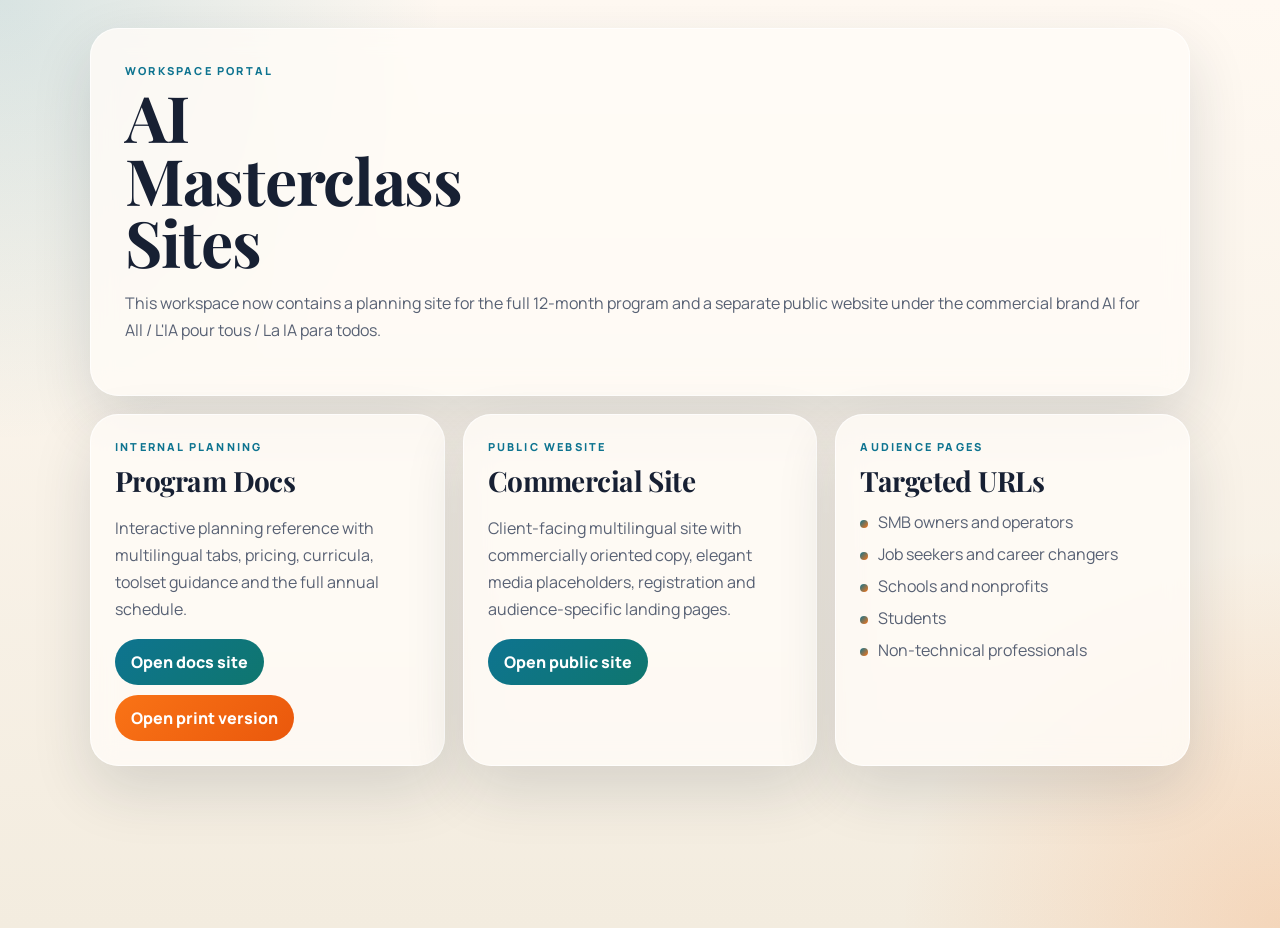
<file: index.html>
<!DOCTYPE html>
<html lang="en">
<head>
  <meta charset="UTF-8">
  <meta name="viewport" content="width=device-width, initial-scale=1.0">
  <title>AI Masterclass Workspace</title>
  <link rel="preconnect" href="https://fonts.googleapis.com">
  <link rel="preconnect" href="https://fonts.gstatic.com" crossorigin>
  <link href="https://fonts.googleapis.com/css2?family=Manrope:wght@400;600;700;800&family=Playfair+Display:wght@600;700&display=swap" rel="stylesheet">
  <style>
    :root { --ink: #172033; --muted: #586174; --card: rgba(255,252,247,.82); --accent: #0e7490; --accent-2: #f97316; --shadow: 0 24px 60px rgba(31,41,55,.14); }
    * { box-sizing: border-box; }
    body { margin: 0; min-height: 100vh; font-family: "Manrope", sans-serif; color: var(--ink); background: radial-gradient(circle at top left, rgba(14,116,144,.16), transparent 28%), radial-gradient(circle at bottom right, rgba(249,115,22,.18), transparent 24%), linear-gradient(180deg, #fff9f2 0%, #f3ecdf 100%); }
    .shell { width: min(calc(100% - 32px), 1100px); margin: 28px auto; }
    .hero, .card { background: var(--card); border: 1px solid rgba(255,255,255,.72); box-shadow: var(--shadow); border-radius: 28px; backdrop-filter: blur(12px); }
    .hero { padding: 34px; margin-bottom: 18px; }
    .hero h1, .card h2 { font-family: "Playfair Display", serif; margin: 0; letter-spacing: -.02em; }
    .eyebrow { text-transform: uppercase; letter-spacing: .2em; font-size: 11px; font-weight: 800; color: var(--accent); margin-bottom: 8px; }
    h1 { font-size: clamp(38px, 7vw, 64px); line-height: .98; max-width: 10ch; }
    p { color: var(--muted); line-height: 1.7; font-size: 16px; }
    .grid { display: grid; grid-template-columns: repeat(3, minmax(0,1fr)); gap: 18px; }
    .card { padding: 24px; }
    .card h2 { font-size: 28px; margin-bottom: 12px; }
    .actions { display: flex; flex-wrap: wrap; gap: 10px; margin-top: 16px; }
    a.button { display: inline-flex; align-items: center; justify-content: center; padding: 12px 16px; border-radius: 999px; text-decoration: none; font-weight: 800; color: white; background: linear-gradient(135deg, var(--accent), #0f766e); }
    a.button.alt { background: linear-gradient(135deg, var(--accent-2), #ea580c); }
    ul { list-style: none; padding: 0; margin: 0; display: grid; gap: 10px; color: var(--muted); }
    li::before { content: ""; display: inline-block; width: 8px; height: 8px; border-radius: 50%; margin-right: 10px; background: linear-gradient(135deg, var(--accent), var(--accent-2)); }
    @media (max-width: 900px) { .grid { grid-template-columns: 1fr; } .hero, .card { border-radius: 22px; } .hero { padding: 24px; } }
  </style>
</head>
<body>
  <div class="shell">
    <section class="hero">
      <div class="eyebrow">Workspace portal</div>
      <h1>AI Masterclass Sites</h1>
      <p>This workspace now contains a planning site for the full 12-month program and a separate public website under the commercial brand AI for All / L'IA pour tous / La IA para todos.</p>
    </section>
    <section class="grid">
      <article class="card">
        <div class="eyebrow">Internal planning</div>
        <h2>Program Docs</h2>
        <p>Interactive planning reference with multilingual tabs, pricing, curricula, toolset guidance and the full annual schedule.</p>
        <div class="actions">
          <a class="button" href="./program-docs/index.html">Open docs site</a>
          <a class="button alt" href="./program-docs/print.html">Open print version</a>
        </div>
      </article>
      <article class="card">
        <div class="eyebrow">Public website</div>
        <h2>Commercial Site</h2>
        <p>Client-facing multilingual site with commercially oriented copy, elegant media placeholders, registration and audience-specific landing pages.</p>
        <div class="actions">
          <a class="button" href="./ai-for-all/index.html">Open public site</a>
        </div>
      </article>
      <article class="card">
        <div class="eyebrow">Audience pages</div>
        <h2>Targeted URLs</h2>
        <ul>
          <li>SMB owners and operators</li>
          <li>Job seekers and career changers</li>
          <li>Schools and nonprofits</li>
          <li>Students</li>
          <li>Non-technical professionals</li>
        </ul>
      </article>
    </section>
  </div>
</body>
</html>
</file>
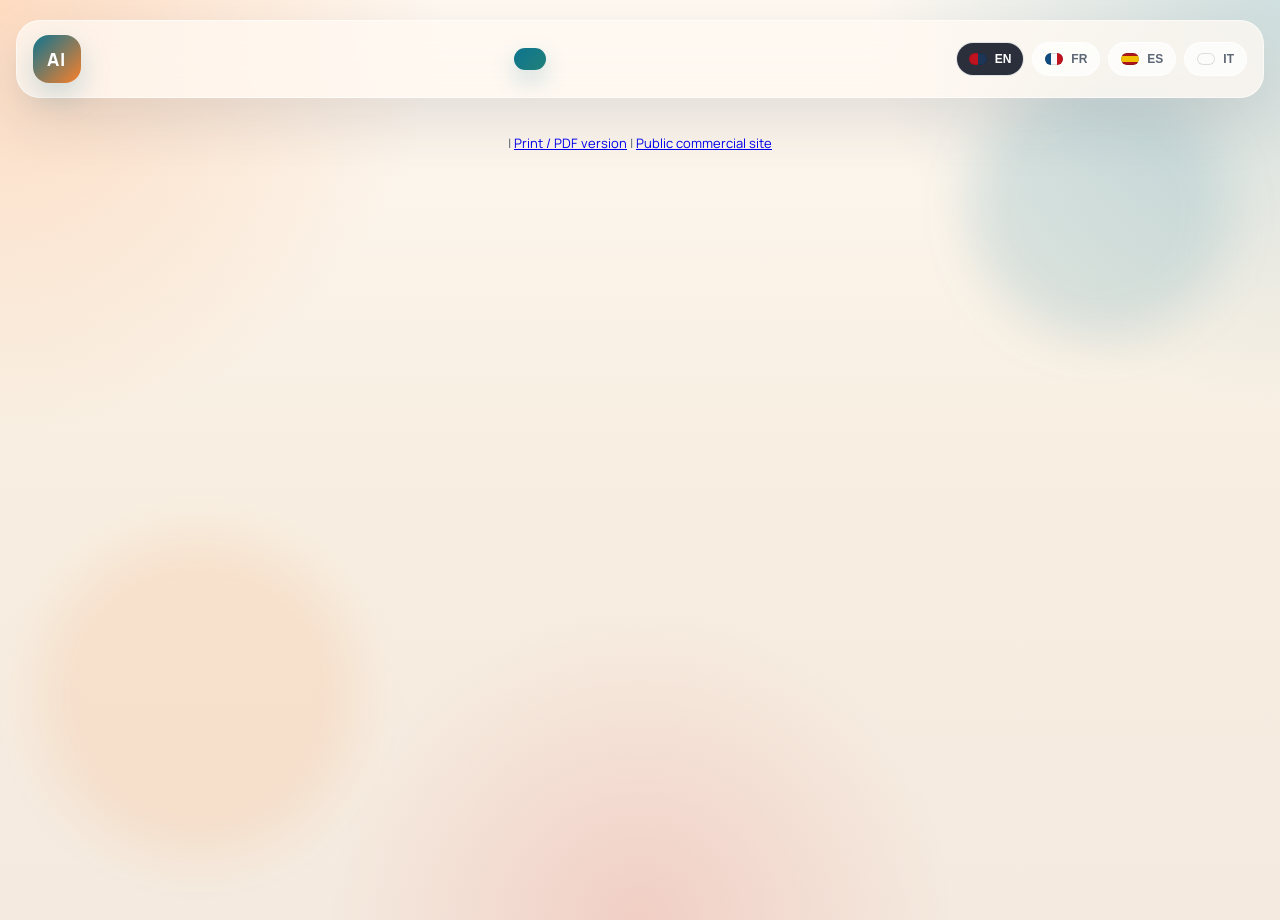
<file: program-docs/index.html>
<!DOCTYPE html>
<html lang="en">
<head>
  <meta charset="UTF-8">
  <meta name="viewport" content="width=device-width, initial-scale=1.0">
  <title>AI Masterclass Program Docs</title>
  <link rel="preconnect" href="https://fonts.googleapis.com">
  <link rel="preconnect" href="https://fonts.gstatic.com" crossorigin>
  <link href="https://fonts.googleapis.com/css2?family=Manrope:wght@400;500;700;800&family=Playfair+Display:wght@600;700&display=swap" rel="stylesheet">
  <link rel="stylesheet" href="./assets/styles.css">
</head>
<body>
  <div class="app">
    <header class="topbar">
      <div class="brand">
        <div class="brand-mark">AI</div>
        <div class="brand-copy">
          <div class="eyebrow" data-i18n="brandEyebrow"></div>
          <strong data-i18n="brandTitle"></strong>
        </div>
      </div>
      <nav class="nav-tabs" aria-label="Primary">
        <button class="active" data-tab="executive" data-i18n="navExecutive"></button>
        <button data-tab="structure" data-i18n="navStructure"></button>
        <button data-tab="curricula" data-i18n="navCurricula"></button>
        <button data-tab="technical" data-i18n="navTechnical"></button>
        <button data-tab="pitch" data-i18n="navPitch"></button>
      </nav>
      <div class="lang-switch" aria-label="Language switcher">
        <button class="active" data-lang="en"><span class="flag flag-en"></span>EN</button>
        <button data-lang="fr"><span class="flag flag-fr"></span>FR</button>
        <button data-lang="es"><span class="flag flag-es"></span>ES</button>
        <button data-lang="it"><span class="flag flag-it"></span>IT</button>
      </div>
    </header>
    <main>
      <section class="tab-panel active" id="executive"></section>
      <section class="tab-panel" id="structure"></section>
      <section class="tab-panel" id="curricula"></section>
      <section class="tab-panel" id="technical"></section>
      <section class="tab-panel" id="pitch"></section>
    </main>
    <div class="footer-note">
      <span data-i18n="footerNote"></span>
      <span> | </span>
      <a href="./print.html">Print / PDF version</a>
      <span> | </span>
      <a href="../ai-for-all/index.html">Public commercial site</a>
    </div>
  </div>
  <script src="./assets/app.js"></script>
</body>
</html>
</file>
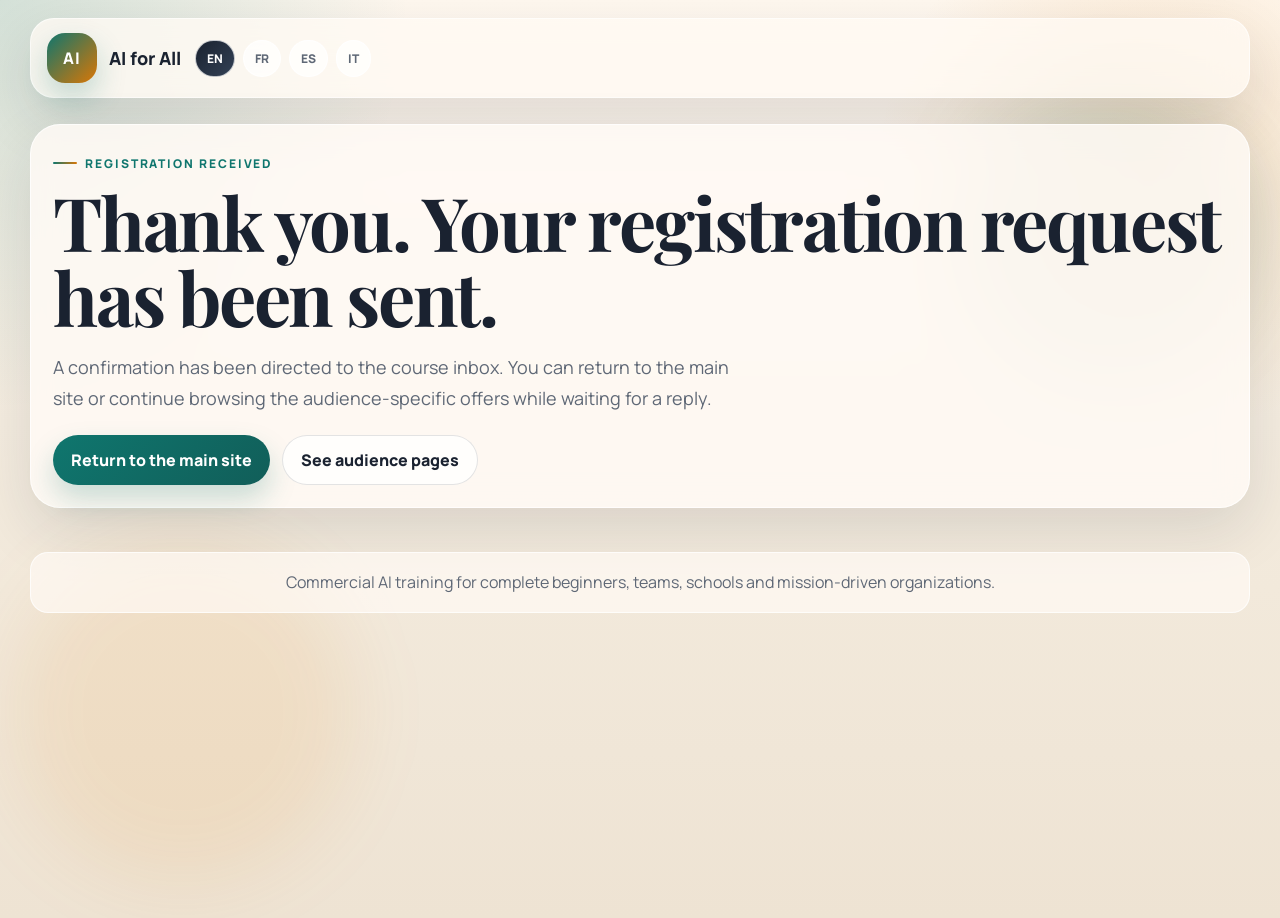
<file: ai-for-all/thanks.html>
<!DOCTYPE html>
<html lang="en">
<head>
  <meta charset="UTF-8">
  <meta name="viewport" content="width=device-width, initial-scale=1.0">
  <title>AI for All | Thank You</title>
  <link rel="preconnect" href="https://fonts.googleapis.com">
  <link rel="preconnect" href="https://fonts.gstatic.com" crossorigin>
  <link href="https://fonts.googleapis.com/css2?family=Manrope:wght@400;500;700;800&family=Playfair+Display:wght@600;700&display=swap" rel="stylesheet">
  <link rel="stylesheet" href="./assets/styles.css">
</head>
<body data-page="thanks">
  <header class="site-header">
    <a class="brand" href="./index.html"><span class="brand-mark">AI</span><span class="brand-name" data-copy="brand"></span></a>
    <div class="lang-toggle">
      <button class="active" data-lang="en">EN</button>
      <button data-lang="fr">FR</button>
      <button data-lang="es">ES</button>
      <button data-lang="it">IT</button>
    </div>
  </header>
  <main id="page-root"></main>
  <footer class="site-footer"><p data-copy="footer"></p></footer>
  <script src="./assets/app.js"></script>
</body>
</html>
</file>
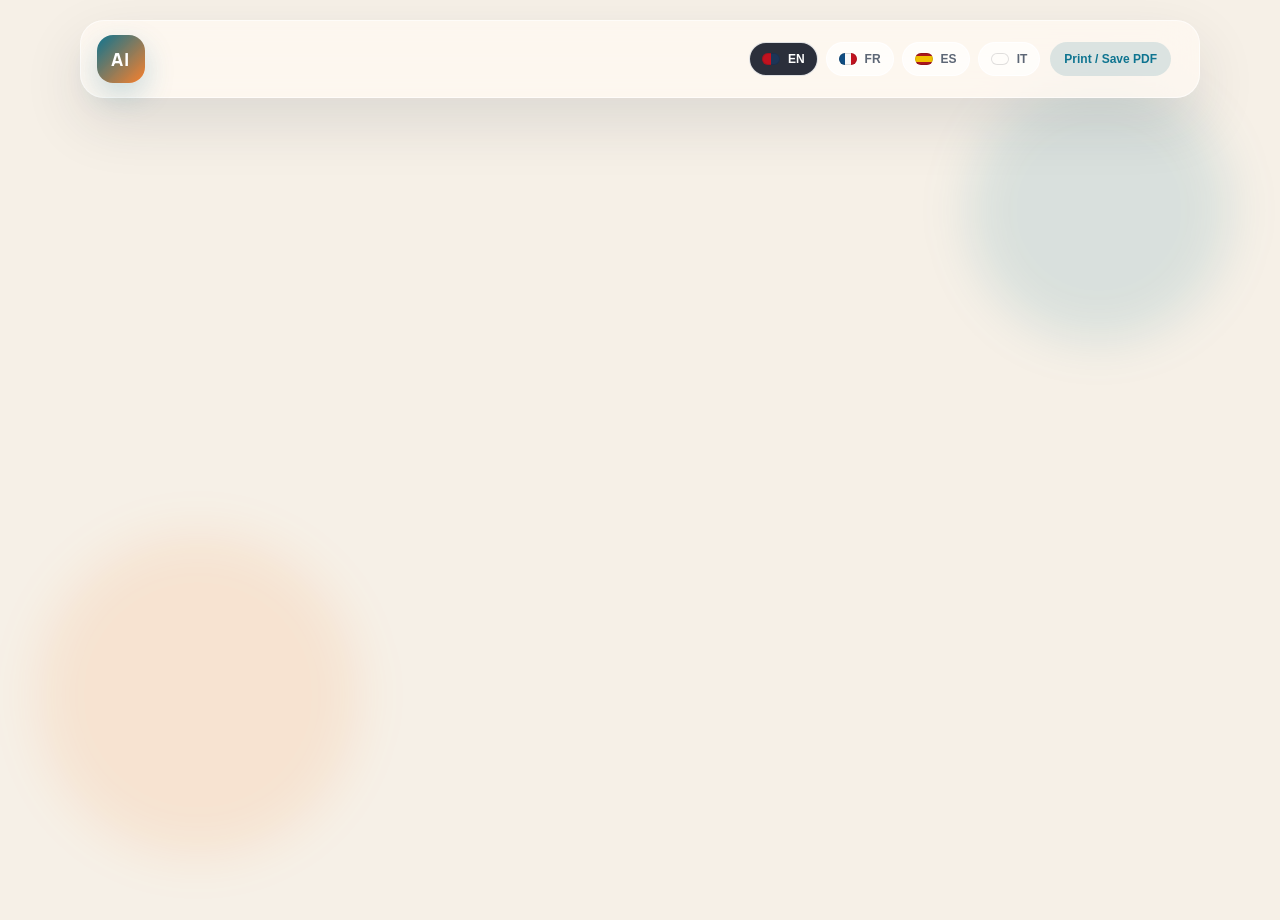
<file: program-docs/print.html>
<!DOCTYPE html>
<html lang="en">
<head>
  <meta charset="UTF-8">
  <meta name="viewport" content="width=device-width, initial-scale=1.0">
  <title>AI Masterclass Program Print Version</title>
  <link rel="preconnect" href="https://fonts.googleapis.com">
  <link rel="preconnect" href="https://fonts.gstatic.com" crossorigin>
  <link href="https://fonts.googleapis.com/css2?family=Manrope:wght@400;500;700;800&family=Playfair+Display:wght@600;700&display=swap" rel="stylesheet">
  <link rel="stylesheet" href="./assets/styles.css">
  <link rel="stylesheet" href="./assets/print.css">
</head>
<body data-mode="print">
  <div class="app print-app">
    <header class="topbar print-topbar">
      <div class="brand">
        <div class="brand-mark">AI</div>
        <div class="brand-copy">
          <div class="eyebrow" data-i18n="brandEyebrow"></div>
          <strong data-i18n="brandTitle"></strong>
        </div>
      </div>
      <div class="print-actions">
        <div class="lang-switch" aria-label="Language switcher">
          <button class="active" data-lang="en"><span class="flag flag-en"></span>EN</button>
          <button data-lang="fr"><span class="flag flag-fr"></span>FR</button>
          <button data-lang="es"><span class="flag flag-es"></span>ES</button>
          <button data-lang="it"><span class="flag flag-it"></span>IT</button>
        </div>
        <button class="month-toggle open" type="button" onclick="window.print()">Print / Save PDF</button>
      </div>
    </header>
    <main id="print-root"></main>
  </div>
  <script src="./assets/app.js"></script>
</body>
</html>
</file>
<file: program-docs/assets/styles.css>
:root {
      --bg: #f7efe5;
      --surface: rgba(255, 252, 247, 0.82);
      --surface-strong: #fffaf2;
      --ink: #1e2430;
      --muted: #5d6675;
      --accent: #0e7490;
      --accent-2: #f97316;
      --accent-3: #dc2626;
      --accent-4: #0f766e;
      --line: rgba(30, 36, 48, 0.12);
      --shadow: 0 24px 60px rgba(31, 41, 55, 0.12);
      --radius-xl: 28px;
      --radius-lg: 20px;
      --radius-md: 14px;
      --max: 1280px;
    }

    * {
      box-sizing: border-box;
    }

    body {
      margin: 0;
      font-family: "Manrope", sans-serif;
      color: var(--ink);
      background:
        radial-gradient(circle at top left, rgba(249, 115, 22, 0.22), transparent 28%),
        radial-gradient(circle at top right, rgba(14, 116, 144, 0.2), transparent 26%),
        radial-gradient(circle at bottom center, rgba(220, 38, 38, 0.14), transparent 28%),
        linear-gradient(180deg, #fff9f2 0%, #f8efe2 48%, #f4eadf 100%);
      min-height: 100vh;
    }

    body::before,
    body::after {
      content: "";
      position: fixed;
      inset: auto;
      pointer-events: none;
      z-index: 0;
      filter: blur(24px);
    }

    body::before {
      width: 260px;
      height: 260px;
      background: rgba(14, 116, 144, 0.12);
      top: 80px;
      right: 4%;
      border-radius: 50%;
    }

    body::after {
      width: 320px;
      height: 320px;
      background: rgba(249, 115, 22, 0.1);
      bottom: 5%;
      left: 3%;
      border-radius: 50%;
    }

    .app {
      position: relative;
      z-index: 1;
      width: min(calc(100% - 32px), var(--max));
      margin: 20px auto 48px;
    }

    .topbar {
      position: sticky;
      top: 14px;
      z-index: 10;
      display: grid;
      grid-template-columns: 240px 1fr auto;
      gap: 12px;
      align-items: center;
      padding: 14px 16px;
      backdrop-filter: blur(18px);
      background: rgba(255, 249, 242, 0.76);
      border: 1px solid rgba(255, 255, 255, 0.58);
      box-shadow: var(--shadow);
      border-radius: 24px;
    }

    .brand {
      display: flex;
      align-items: center;
      gap: 12px;
      min-width: 0;
    }

    .brand-mark {
      width: 48px;
      height: 48px;
      border-radius: 16px;
      background:
        linear-gradient(135deg, rgba(14, 116, 144, 1), rgba(249, 115, 22, 0.9));
      display: grid;
      place-items: center;
      color: white;
      font-weight: 800;
      font-size: 18px;
      letter-spacing: 0.06em;
      box-shadow: 0 12px 30px rgba(14, 116, 144, 0.22);
      flex: 0 0 auto;
    }

    .brand-copy {
      min-width: 0;
    }

    .eyebrow {
      font-size: 11px;
      letter-spacing: 0.22em;
      text-transform: uppercase;
      color: var(--accent);
      margin-bottom: 4px;
      font-weight: 800;
    }

    .brand-copy strong {
      display: block;
      font-size: 17px;
      line-height: 1.1;
    }

    .nav-tabs {
      display: flex;
      gap: 10px;
      flex-wrap: wrap;
      justify-content: center;
    }

    .nav-tabs button,
    .lang-switch button,
    .month-toggle {
      appearance: none;
      border: 0;
      cursor: pointer;
      transition: transform 0.18s ease, background 0.18s ease, color 0.18s ease, box-shadow 0.18s ease;
    }

    .nav-tabs button {
      padding: 11px 16px;
      border-radius: 999px;
      background: transparent;
      color: var(--muted);
      font-weight: 700;
      font-size: 13px;
    }

    .nav-tabs button.active {
      background: linear-gradient(135deg, rgba(14, 116, 144, 1), rgba(15, 118, 110, 0.92));
      color: #fff;
      box-shadow: 0 10px 24px rgba(14, 116, 144, 0.22);
    }

    .nav-tabs button:hover,
    .lang-switch button:hover,
    .month-toggle:hover {
      transform: translateY(-1px);
    }

    .lang-switch {
      display: flex;
      align-items: center;
      gap: 8px;
      justify-self: end;
    }

    .lang-switch button {
      display: inline-flex;
      align-items: center;
      gap: 8px;
      border-radius: 999px;
      background: rgba(255, 255, 255, 0.68);
      padding: 9px 12px;
      border: 1px solid rgba(255, 255, 255, 0.85);
      color: var(--muted);
      font-weight: 800;
      font-size: 12px;
    }

    .lang-switch button.active {
      background: rgba(30, 36, 48, 0.94);
      color: white;
    }

    .flag {
      width: 18px;
      height: 12px;
      border-radius: 999px;
      overflow: hidden;
      box-shadow: inset 0 0 0 1px rgba(0, 0, 0, 0.12);
      display: inline-block;
      position: relative;
      flex: 0 0 auto;
    }

    .flag-en {
      background: linear-gradient(90deg, #c1121f 0 50%, #1d3557 50% 100%);
    }

    .flag-fr {
      background: linear-gradient(90deg, #0f4c81 0 33.33%, #f8f8f8 33.33% 66.66%, #c1121f 66.66% 100%);
    }

    .flag-es {
      background: linear-gradient(180deg, #aa151b 0 25%, #f1bf00 25% 75%, #aa151b 75% 100%);
    }

    main {
      margin-top: 18px;
    }

    .tab-panel {
      display: none;
      animation: fadeUp 0.32s ease;
    }

    .tab-panel.active {
      display: block;
    }

    @keyframes fadeUp {
      from {
        opacity: 0;
        transform: translateY(12px);
      }
      to {
        opacity: 1;
        transform: translateY(0);
      }
    }

    .hero,
    .panel,
    .month-card {
      background: var(--surface);
      border: 1px solid rgba(255, 255, 255, 0.7);
      backdrop-filter: blur(12px);
      box-shadow: var(--shadow);
      border-radius: var(--radius-xl);
    }

    .hero {
      padding: 34px;
      overflow: hidden;
      position: relative;
    }

    .hero::after {
      content: "";
      position: absolute;
      width: 380px;
      height: 380px;
      right: -80px;
      top: -140px;
      border-radius: 50%;
      background: radial-gradient(circle, rgba(249, 115, 22, 0.22), rgba(249, 115, 22, 0));
      pointer-events: none;
    }

    .hero-grid {
      display: grid;
      grid-template-columns: minmax(0, 1.4fr) minmax(320px, 0.9fr);
      gap: 24px;
      align-items: start;
    }

    .hero h1,
    .panel h2,
    .section-title,
    .month-card h3,
    .pitch-card h3,
    .class-card h3 {
      font-family: "Playfair Display", serif;
      margin: 0;
      letter-spacing: -0.02em;
    }

    .hero h1 {
      font-size: clamp(38px, 6vw, 62px);
      line-height: 0.98;
      max-width: 12ch;
    }

    .hero p.lead {
      font-size: 18px;
      line-height: 1.7;
      color: var(--muted);
      max-width: 64ch;
      margin: 18px 0 0;
    }

    .hero-kpis {
      display: grid;
      grid-template-columns: repeat(2, minmax(0, 1fr));
      gap: 14px;
      margin-top: 28px;
    }

    .kpi,
    .info-card,
    .class-card,
    .pitch-card,
    .tool-card {
      background: rgba(255, 255, 255, 0.72);
      border: 1px solid rgba(255, 255, 255, 0.85);
      border-radius: var(--radius-lg);
      padding: 18px;
    }

    .kpi strong {
      display: block;
      font-size: 30px;
      line-height: 1;
      margin-bottom: 8px;
    }

    .kpi span,
    .muted,
    td,
    li,
    p,
    .info-card p {
      color: var(--muted);
      line-height: 1.65;
    }

    .hero-side {
      display: grid;
      gap: 14px;
      align-self: stretch;
    }

    .hero-side .info-card {
      min-height: 140px;
    }

    .info-card h3,
    .class-card h3,
    .pitch-card h3,
    .tool-card h3 {
      font-size: 24px;
      margin-bottom: 12px;
    }

    .panel {
      padding: 28px;
      margin-top: 18px;
    }

    .section-header {
      display: flex;
      justify-content: space-between;
      align-items: end;
      gap: 14px;
      margin-bottom: 18px;
    }

    .section-title {
      font-size: 34px;
    }

    .section-note {
      max-width: 56ch;
      font-size: 14px;
    }

    .grid-2,
    .grid-3,
    .grid-4 {
      display: grid;
      gap: 16px;
    }

    .grid-2 {
      grid-template-columns: repeat(2, minmax(0, 1fr));
    }

    .grid-3 {
      grid-template-columns: repeat(3, minmax(0, 1fr));
    }

    .grid-4 {
      grid-template-columns: repeat(4, minmax(0, 1fr));
    }

    .pill-row,
    .month-actions,
    .mini-tags {
      display: flex;
      flex-wrap: wrap;
      gap: 8px;
    }

    .pill,
    .mini-tag,
    .topic-chip {
      display: inline-flex;
      align-items: center;
      gap: 8px;
      padding: 8px 12px;
      border-radius: 999px;
      background: rgba(14, 116, 144, 0.1);
      color: var(--accent);
      font-size: 12px;
      font-weight: 800;
      letter-spacing: 0.01em;
    }

    .mini-tag:nth-child(2n),
    .topic-chip:nth-child(2n) {
      background: rgba(249, 115, 22, 0.1);
      color: var(--accent-2);
    }

    .mini-tag:nth-child(3n),
    .topic-chip:nth-child(3n) {
      background: rgba(15, 118, 110, 0.1);
      color: var(--accent-4);
    }

    .mini-tag:nth-child(4n),
    .topic-chip:nth-child(4n) {
      background: rgba(220, 38, 38, 0.1);
      color: var(--accent-3);
    }

    ul.clean {
      list-style: none;
      padding: 0;
      margin: 0;
      display: grid;
      gap: 10px;
    }

    ul.clean li {
      position: relative;
      padding-left: 18px;
    }

    ul.clean li::before {
      content: "";
      position: absolute;
      left: 0;
      top: 11px;
      width: 8px;
      height: 8px;
      border-radius: 50%;
      background: linear-gradient(135deg, var(--accent), var(--accent-2));
    }

    .table-wrap {
      overflow: hidden;
      border-radius: 18px;
      border: 1px solid var(--line);
      background: rgba(255, 255, 255, 0.62);
    }

    table {
      width: 100%;
      border-collapse: collapse;
      min-width: 0;
      table-layout: fixed;
    }

    th,
    td {
      padding: 14px 16px;
      border-bottom: 1px solid var(--line);
      text-align: left;
      vertical-align: top;
      font-size: 14px;
      overflow-wrap: anywhere;
    }

    th {
      color: var(--ink);
      font-size: 12px;
      text-transform: uppercase;
      letter-spacing: 0.08em;
      background: rgba(30, 36, 48, 0.04);
    }

    tr:last-child td {
      border-bottom: 0;
    }

    @media (max-width: 860px) {
      .table-wrap {
        border: 0;
        background: transparent;
      }

      .responsive-table,
      .responsive-table thead,
      .responsive-table tbody,
      .responsive-table tr,
      .responsive-table th,
      .responsive-table td {
        display: block;
        width: 100%;
      }

      .responsive-table thead {
        position: absolute;
        width: 1px;
        height: 1px;
        padding: 0;
        margin: -1px;
        overflow: hidden;
        clip: rect(0, 0, 0, 0);
        white-space: nowrap;
        border: 0;
      }

      .responsive-table tbody {
        display: grid;
        gap: 14px;
      }

      .responsive-table tr {
        border: 1px solid var(--line);
        border-radius: 18px;
        background: rgba(255, 255, 255, 0.78);
        box-shadow: 0 12px 30px rgba(31, 41, 55, 0.08);
        overflow: hidden;
      }

      .responsive-table td {
        display: grid;
        grid-template-columns: minmax(110px, 38%) 1fr;
        gap: 12px;
        padding: 12px 14px;
      }

      .responsive-table td::before {
        content: attr(data-label);
        font-size: 11px;
        font-weight: 800;
        letter-spacing: 0.08em;
        text-transform: uppercase;
        color: var(--muted);
      }

      .responsive-table td:last-child {
        border-bottom: 0;
      }
    }

    .month-grid {
      display: grid;
      gap: 18px;
    }

    .month-card {
      padding: 22px;
    }

    .month-head {
      display: flex;
      justify-content: space-between;
      align-items: center;
      gap: 12px;
      margin-bottom: 12px;
    }

    .month-card h3 {
      font-size: 28px;
    }

    .month-toggle {
      background: rgba(30, 36, 48, 0.06);
      color: var(--ink);
      padding: 10px 14px;
      border-radius: 999px;
      font-weight: 800;
      font-size: 12px;
    }

    .month-toggle.open {
      background: rgba(14, 116, 144, 0.14);
      color: var(--accent);
    }

    .month-body {
      display: none;
    }

    .month-card.open .month-body {
      display: block;
    }

    .week-card {
      display: grid;
      grid-template-columns: 120px 1fr;
      gap: 16px;
      padding: 16px 0;
      border-top: 1px solid var(--line);
    }

    .week-card:first-child {
      border-top: 0;
      padding-top: 6px;
    }

    .week-label {
      font-weight: 800;
      color: var(--ink);
    }

    .week-content h4 {
      margin: 0 0 10px;
      font-size: 20px;
      color: var(--ink);
    }

    .week-columns {
      display: grid;
      grid-template-columns: repeat(3, minmax(0, 1fr));
      gap: 12px;
    }

    .week-columns strong {
      display: block;
      margin-bottom: 8px;
      color: var(--ink);
      font-size: 13px;
    }

    .class-card p,
    .pitch-card p,
    .tool-card p {
      margin: 0 0 12px;
    }

    .step-list {
      counter-reset: item;
      display: grid;
      gap: 12px;
    }

    .step-item {
      display: grid;
      grid-template-columns: 38px 1fr;
      gap: 12px;
      align-items: start;
    }

    .step-item span {
      display: grid;
      place-items: center;
      width: 38px;
      height: 38px;
      border-radius: 12px;
      background: rgba(14, 116, 144, 0.1);
      color: var(--accent);
      font-weight: 800;
    }

    .tool-table td:first-child,
    .tool-table th:first-child {
      white-space: nowrap;
    }

    .tool-card {
      min-height: 100%;
    }

    .pitch-stack {
      display: grid;
      gap: 16px;
    }

    .footer-note {
      padding: 18px 4px 0;
      font-size: 13px;
      color: var(--muted);
      text-align: center;
    }

    @media (max-width: 1180px) {
      .topbar {
        grid-template-columns: 1fr;
      }

      .nav-tabs {
        justify-content: flex-start;
      }

      .lang-switch {
        justify-self: start;
      }

      .hero-grid,
      .grid-4,
      .grid-3,
      .grid-2,
      .week-columns {
        grid-template-columns: 1fr;
      }
    }

    @media (max-width: 780px) {
      .app {
        width: min(calc(100% - 20px), var(--max));
        margin-top: 10px;
      }

      .topbar,
      .hero,
      .panel,
      .month-card {
        border-radius: 20px;
      }

      .hero,
      .panel {
        padding: 20px;
      }

      .week-card {
        grid-template-columns: 1fr;
      }

      .hero-kpis {
        grid-template-columns: 1fr;
      }

      .section-header {
        align-items: start;
        flex-direction: column;
      }
    }
</file>
<file: ai-for-all/assets/styles.css>
:root {
  --bg: #f3ede3;
  --surface: rgba(255, 251, 246, 0.84);
  --surface-strong: #fffdf9;
  --ink: #1a2230;
  --muted: #5f6876;
  --line: rgba(26, 34, 48, 0.12);
  --accent: #0f766e;
  --accent-strong: #115e59;
  --accent-soft: rgba(15, 118, 110, 0.12);
  --highlight: #d97706;
  --highlight-soft: rgba(217, 119, 6, 0.12);
  --danger: #b91c1c;
  --shadow: 0 22px 60px rgba(24, 33, 52, 0.12);
  --radius-xl: 30px;
  --radius-lg: 22px;
  --radius-md: 16px;
  --radius-sm: 12px;
  --max: 1220px;
}

* {
  box-sizing: border-box;
}

html {
  scroll-behavior: smooth;
}

body {
  margin: 0;
  font-family: "Manrope", sans-serif;
  color: var(--ink);
  background:
    radial-gradient(circle at top left, rgba(15, 118, 110, 0.18), transparent 26%),
    radial-gradient(circle at right 10% top 18%, rgba(217, 119, 6, 0.16), transparent 20%),
    linear-gradient(180deg, #fff8ef 0%, #f4ecdf 46%, #eee3d3 100%);
  min-height: 100vh;
}

body::before,
body::after {
  content: "";
  position: fixed;
  border-radius: 999px;
  filter: blur(36px);
  pointer-events: none;
  z-index: 0;
}

body::before {
  width: 300px;
  height: 300px;
  top: 80px;
  right: 2%;
  background: rgba(15, 118, 110, 0.1);
}

body::after {
  width: 340px;
  height: 340px;
  bottom: 2%;
  left: 1%;
  background: rgba(217, 119, 6, 0.09);
}

a {
  color: inherit;
  text-decoration: none;
}

button,
input,
select,
textarea {
  font: inherit;
}

.site-header,
.site-footer,
#page-root {
  position: relative;
  z-index: 1;
}

.site-header,
.site-footer,
.page-shell {
  width: min(calc(100% - 28px), var(--max));
  margin-left: auto;
  margin-right: auto;
}

.site-header {
  position: sticky;
  top: 14px;
  display: grid;
  grid-template-columns: auto 1fr auto;
  gap: 14px;
  align-items: center;
  margin-top: 18px;
  padding: 14px 16px;
  border: 1px solid rgba(255, 255, 255, 0.64);
  border-radius: 24px;
  background: rgba(255, 250, 244, 0.78);
  backdrop-filter: blur(18px);
  box-shadow: var(--shadow);
}

.brand {
  display: inline-flex;
  align-items: center;
  gap: 12px;
  min-width: 0;
}

.brand-mark {
  display: grid;
  place-items: center;
  width: 50px;
  height: 50px;
  border-radius: 18px;
  background: linear-gradient(135deg, var(--accent), var(--highlight));
  color: #fff;
  font-weight: 800;
  letter-spacing: 0.08em;
  box-shadow: 0 14px 30px rgba(15, 118, 110, 0.24);
}

.brand-name {
  font-weight: 800;
  font-size: 18px;
}

.site-nav {
  display: flex;
  flex-wrap: wrap;
  justify-content: center;
  gap: 10px;
}

.site-nav a,
.lang-toggle button,
.button,
.secondary-button,
.inline-link {
  transition: transform 0.18s ease, box-shadow 0.18s ease, background 0.18s ease, color 0.18s ease;
}

.site-nav a {
  padding: 10px 14px;
  border-radius: 999px;
  color: var(--muted);
  font-size: 13px;
  font-weight: 800;
}

.site-nav a:hover,
.lang-toggle button:hover,
.button:hover,
.secondary-button:hover,
.inline-link:hover {
  transform: translateY(-1px);
}

.site-nav a:hover {
  background: rgba(26, 34, 48, 0.06);
  color: var(--ink);
}

.lang-toggle {
  display: inline-flex;
  gap: 8px;
}

.lang-toggle button {
  appearance: none;
  border: 1px solid rgba(255, 255, 255, 0.72);
  border-radius: 999px;
  background: rgba(255, 255, 255, 0.74);
  color: var(--muted);
  padding: 9px 11px;
  cursor: pointer;
  font-weight: 800;
  font-size: 12px;
}

.lang-toggle button.active {
  color: #fff;
  background: linear-gradient(135deg, var(--ink), #334155);
}

.page-shell {
  padding: 26px 0 44px;
}

.hero-card,
.section-card,
.showcase-panel,
.audience-card,
.format-card,
.proof-card,
.benefit-card,
.contact-card,
.faq-card,
.thanks-card,
.placeholder-card,
.form-shell,
.story-card,
.quote-card,
.focus-card,
.metric-card,
.media-placeholder,
.timeline-card {
  border: 1px solid rgba(255, 255, 255, 0.72);
  background: var(--surface);
  border-radius: var(--radius-xl);
  backdrop-filter: blur(14px);
  box-shadow: var(--shadow);
}

.hero-card {
  padding: 34px;
  overflow: hidden;
}

.hero-grid,
.split-grid,
.formats-grid,
.audience-grid,
.proof-grid,
.benefit-grid,
.contact-grid,
.story-grid,
.metric-grid,
.focus-grid,
.timeline-grid,
.media-grid {
  display: grid;
  gap: 18px;
}

.hero-grid {
  grid-template-columns: minmax(0, 1.1fr) minmax(320px, 0.9fr);
  align-items: start;
}

.split-grid,
.contact-grid,
.media-grid {
  grid-template-columns: repeat(2, minmax(0, 1fr));
}

.formats-grid,
.proof-grid,
.benefit-grid,
.story-grid,
.metric-grid,
.focus-grid,
.timeline-grid {
  grid-template-columns: repeat(3, minmax(0, 1fr));
}

.audience-grid {
  grid-template-columns: repeat(5, minmax(0, 1fr));
}

.eyebrow {
  display: inline-flex;
  align-items: center;
  gap: 8px;
  margin-bottom: 12px;
  font-size: 12px;
  font-weight: 800;
  letter-spacing: 0.16em;
  text-transform: uppercase;
  color: var(--accent);
}

.eyebrow::before {
  content: "";
  width: 24px;
  height: 2px;
  border-radius: 999px;
  background: linear-gradient(90deg, var(--accent), var(--highlight));
}

h1,
h2,
h3,
h4,
p {
  margin-top: 0;
}

h1,
h2 {
  font-family: "Playfair Display", serif;
  line-height: 1.02;
  letter-spacing: -0.03em;
}

h1 {
  font-size: clamp(42px, 6vw, 74px);
  margin-bottom: 18px;
}

h2 {
  font-size: clamp(30px, 4.2vw, 46px);
  margin-bottom: 10px;
}

h3 {
  font-size: 22px;
  margin-bottom: 10px;
}

p {
  color: var(--muted);
  line-height: 1.68;
}

.lead {
  font-size: 18px;
  max-width: 62ch;
}

.hero-actions,
.section-actions,
.pill-row,
.inline-list {
  display: flex;
  flex-wrap: wrap;
  gap: 12px;
}

.hero-actions {
  margin-top: 22px;
}

.button,
.secondary-button,
.inline-link {
  display: inline-flex;
  align-items: center;
  justify-content: center;
  gap: 10px;
  border-radius: 999px;
  padding: 13px 18px;
  font-weight: 800;
}

.button {
  background: linear-gradient(135deg, var(--accent), var(--accent-strong));
  color: #fff;
  box-shadow: 0 14px 28px rgba(15, 118, 110, 0.22);
}

.secondary-button {
  background: rgba(255, 255, 255, 0.76);
  border: 1px solid var(--line);
  color: var(--ink);
}

.inline-link {
  padding: 0;
  color: var(--accent);
}

.metric-grid {
  margin-top: 24px;
}

.metric-card,
.proof-card,
.benefit-card,
.focus-card,
.timeline-card,
.story-card,
.quote-card,
.format-card,
.audience-card,
.contact-card,
.faq-card,
.placeholder-card,
.showcase-panel,
.media-placeholder,
.thanks-card,
.form-shell,
.section-card {
  padding: 22px;
}

.metric-card strong,
.price-row strong,
.hero-price strong {
  display: block;
  font-size: 34px;
  line-height: 1;
  color: var(--ink);
}

.metric-card span,
.muted-label,
.meta-row,
.placeholder-kicker,
.note {
  color: var(--muted);
  font-size: 13px;
}

.hero-side {
  display: grid;
  gap: 16px;
}

.showcase-panel {
  background:
    linear-gradient(140deg, rgba(15, 118, 110, 0.14), rgba(217, 119, 6, 0.12)),
    rgba(255, 255, 255, 0.8);
}

.showcase-panel .panel-title {
  display: flex;
  justify-content: space-between;
  align-items: center;
  gap: 12px;
  margin-bottom: 16px;
}

.pill {
  display: inline-flex;
  align-items: center;
  padding: 8px 12px;
  border-radius: 999px;
  background: rgba(255, 255, 255, 0.74);
  border: 1px solid rgba(255, 255, 255, 0.78);
  color: var(--ink);
  font-size: 12px;
  font-weight: 800;
}

.placeholder-stack,
.mini-grid,
.faq-list,
.story-list,
.timeline-list {
  display: grid;
  gap: 14px;
}

.placeholder-card {
  min-height: 112px;
  border-style: dashed;
  background:
    linear-gradient(135deg, rgba(255, 255, 255, 0.72), rgba(255, 255, 255, 0.46)),
    repeating-linear-gradient(135deg, rgba(15, 118, 110, 0.05) 0 12px, rgba(217, 119, 6, 0.06) 12px 24px);
}

.placeholder-card strong,
.media-placeholder strong,
.format-card strong,
.timeline-card strong,
.proof-card strong,
.benefit-card strong,
.focus-card strong {
  display: block;
  margin-bottom: 8px;
  font-size: 16px;
}

.placeholder-card p,
.media-placeholder p,
.format-card p,
.timeline-card p,
.proof-card p,
.benefit-card p,
.focus-card p,
.audience-card p,
.contact-card p,
.faq-card p,
.story-card p,
.quote-card p {
  margin-bottom: 0;
}

.media-placeholder {
  min-height: 280px;
  position: relative;
  overflow: hidden;
}

.media-placeholder::after {
  content: "";
  position: absolute;
  inset: auto -20% -35% auto;
  width: 180px;
  height: 180px;
  background: radial-gradient(circle, rgba(255, 255, 255, 0.54), transparent 70%);
  border-radius: 50%;
}

.media-placeholder.video {
  background:
    linear-gradient(160deg, rgba(15, 118, 110, 0.18), rgba(17, 24, 39, 0.06)),
    linear-gradient(180deg, #fbfffd 0%, #edf7f6 100%);
}

.media-placeholder.image {
  background:
    linear-gradient(160deg, rgba(217, 119, 6, 0.16), rgba(17, 24, 39, 0.06)),
    linear-gradient(180deg, #fffdfa 0%, #fff1de 100%);
}

.media-frame {
  height: 100%;
  display: grid;
  align-content: space-between;
  gap: 18px;
}

.media-bar {
  display: flex;
  justify-content: space-between;
  align-items: center;
  gap: 10px;
}

.media-stage {
  flex: 1;
  display: grid;
  place-items: center;
  min-height: 150px;
  border-radius: 24px;
  border: 1px dashed rgba(26, 34, 48, 0.18);
  background: rgba(255, 255, 255, 0.42);
  text-align: center;
  padding: 24px;
}

.section {
  margin-top: 18px;
}

.section-header {
  display: flex;
  justify-content: space-between;
  gap: 16px;
  align-items: end;
  margin-bottom: 16px;
}

.section-header p {
  max-width: 56ch;
}

.price-row {
  display: flex;
  align-items: baseline;
  gap: 12px;
  margin: 16px 0 12px;
}

.tag-list,
.bullet-list,
.offer-list {
  display: grid;
  gap: 10px;
  padding: 0;
  margin: 0;
  list-style: none;
}

.bullet-list li,
.offer-list li {
  position: relative;
  padding-left: 18px;
  color: var(--muted);
}

.bullet-list li::before,
.offer-list li::before {
  content: "";
  position: absolute;
  left: 0;
  top: 11px;
  width: 8px;
  height: 8px;
  border-radius: 999px;
  background: linear-gradient(135deg, var(--accent), var(--highlight));
}

.tag-list {
  grid-template-columns: repeat(auto-fit, minmax(160px, 1fr));
}

.tag-list li {
  padding: 10px 12px;
  border-radius: 14px;
  background: rgba(255, 255, 255, 0.62);
  border: 1px solid rgba(26, 34, 48, 0.08);
  color: var(--ink);
  font-size: 13px;
  font-weight: 700;
}

.format-card .meta-row,
.audience-card .meta-row,
.proof-card .meta-row,
.focus-card .meta-row,
.timeline-card .meta-row {
  margin-bottom: 10px;
  text-transform: uppercase;
  letter-spacing: 0.08em;
  font-weight: 800;
  font-size: 11px;
}

.audience-card {
  display: flex;
  flex-direction: column;
  gap: 14px;
}

.audience-card .button,
.audience-card .secondary-button {
  width: 100%;
  margin-top: auto;
}

.cta-band {
  margin-top: 18px;
  padding: 24px 28px;
  border-radius: var(--radius-xl);
  background: linear-gradient(135deg, rgba(15, 118, 110, 0.92), rgba(17, 24, 39, 0.88));
  color: #fff;
  box-shadow: var(--shadow);
}

.cta-band p,
.cta-band .note,
.cta-band .muted-label {
  color: rgba(255, 255, 255, 0.8);
}

.form-shell {
  padding: 24px;
}

.form-grid {
  display: grid;
  grid-template-columns: repeat(2, minmax(0, 1fr));
  gap: 14px;
}

.field,
.field-full {
  display: grid;
  gap: 8px;
}

.field-full {
  grid-column: 1 / -1;
}

label {
  font-weight: 800;
  font-size: 13px;
  color: var(--ink);
}

input,
select,
textarea {
  width: 100%;
  border: 1px solid rgba(26, 34, 48, 0.12);
  border-radius: 14px;
  padding: 14px 15px;
  background: rgba(255, 255, 255, 0.9);
  color: var(--ink);
}

textarea {
  min-height: 130px;
  resize: vertical;
}

input:focus,
select:focus,
textarea:focus {
  outline: 2px solid rgba(15, 118, 110, 0.18);
  border-color: rgba(15, 118, 110, 0.34);
}

.form-actions {
  display: flex;
  flex-wrap: wrap;
  justify-content: space-between;
  gap: 14px;
  align-items: center;
  margin-top: 16px;
}

.fine-print {
  color: var(--muted);
  font-size: 13px;
  max-width: 56ch;
}

.visually-hidden {
  position: absolute;
  width: 1px;
  height: 1px;
  padding: 0;
  margin: -1px;
  overflow: hidden;
  clip: rect(0, 0, 0, 0);
  white-space: nowrap;
  border: 0;
}

.site-footer {
  padding: 0 0 38px;
}

.site-footer p {
  padding: 16px 22px;
  text-align: center;
  border-radius: 18px;
  border: 1px solid rgba(255, 255, 255, 0.72);
  background: rgba(255, 250, 244, 0.72);
}

@media (max-width: 1120px) {
  .audience-grid {
    grid-template-columns: repeat(3, minmax(0, 1fr));
  }

  .formats-grid,
  .proof-grid,
  .benefit-grid,
  .story-grid,
  .metric-grid,
  .focus-grid,
  .timeline-grid {
    grid-template-columns: repeat(2, minmax(0, 1fr));
  }
}

@media (max-width: 920px) {
  .site-header {
    grid-template-columns: 1fr;
    justify-items: start;
  }

  .site-nav {
    justify-content: start;
  }

  .hero-grid,
  .split-grid,
  .contact-grid,
  .media-grid,
  .audience-grid,
  .formats-grid,
  .proof-grid,
  .benefit-grid,
  .story-grid,
  .metric-grid,
  .focus-grid,
  .timeline-grid,
  .form-grid {
    grid-template-columns: 1fr;
  }

  .section-header {
    flex-direction: column;
    align-items: start;
  }
}

@media (max-width: 640px) {
  .site-header,
  .hero-card,
  .metric-card,
  .proof-card,
  .benefit-card,
  .focus-card,
  .timeline-card,
  .story-card,
  .quote-card,
  .format-card,
  .audience-card,
  .contact-card,
  .faq-card,
  .placeholder-card,
  .showcase-panel,
  .media-placeholder,
  .thanks-card,
  .form-shell,
  .section-card {
    padding: 18px;
  }

  .site-header,
  .site-footer,
  .page-shell {
    width: min(calc(100% - 18px), var(--max));
  }

  h1 {
    font-size: 38px;
  }

  h2 {
    font-size: 28px;
  }

  .form-actions {
    align-items: stretch;
  }

  .button,
  .secondary-button {
    width: 100%;
  }
}
</file>
<file: program-docs/assets/print.css>
body[data-mode="print"] {
  background: #f6f0e7;
}

body[data-mode="print"] .print-app {
  width: min(calc(100% - 28px), 1120px);
}

body[data-mode="print"] .print-topbar {
  position: static;
  margin-bottom: 16px;
}

body[data-mode="print"] .print-actions {
  display: flex;
  align-items: center;
  gap: 10px;
  justify-self: end;
}

body[data-mode="print"] .print-section {
  break-inside: avoid;
  page-break-inside: avoid;
  margin-bottom: 18px;
}

body[data-mode="print"] .month-card,
body[data-mode="print"] .panel,
body[data-mode="print"] .hero {
  box-shadow: none;
  background: rgba(255, 255, 255, 0.92);
}

body[data-mode="print"] .month-body {
  display: block;
}

body[data-mode="print"] .month-card .month-toggle,
body[data-mode="print"] .nav-tabs,
body[data-mode="print"] .footer-note {
  display: none;
}

@page {
  size: A4 portrait;
  margin: 12mm;
}

@media print {
  body {
    background: white;
  }

  .app {
    width: 100%;
    margin: 0;
  }

  .topbar,
  .hero,
  .panel,
  .month-card,
  .info-card,
  .class-card,
  .pitch-card,
  .tool-card {
    box-shadow: none !important;
    background: white !important;
    backdrop-filter: none !important;
  }

  .print-actions button:last-child {
    display: none;
  }
}
</file>
